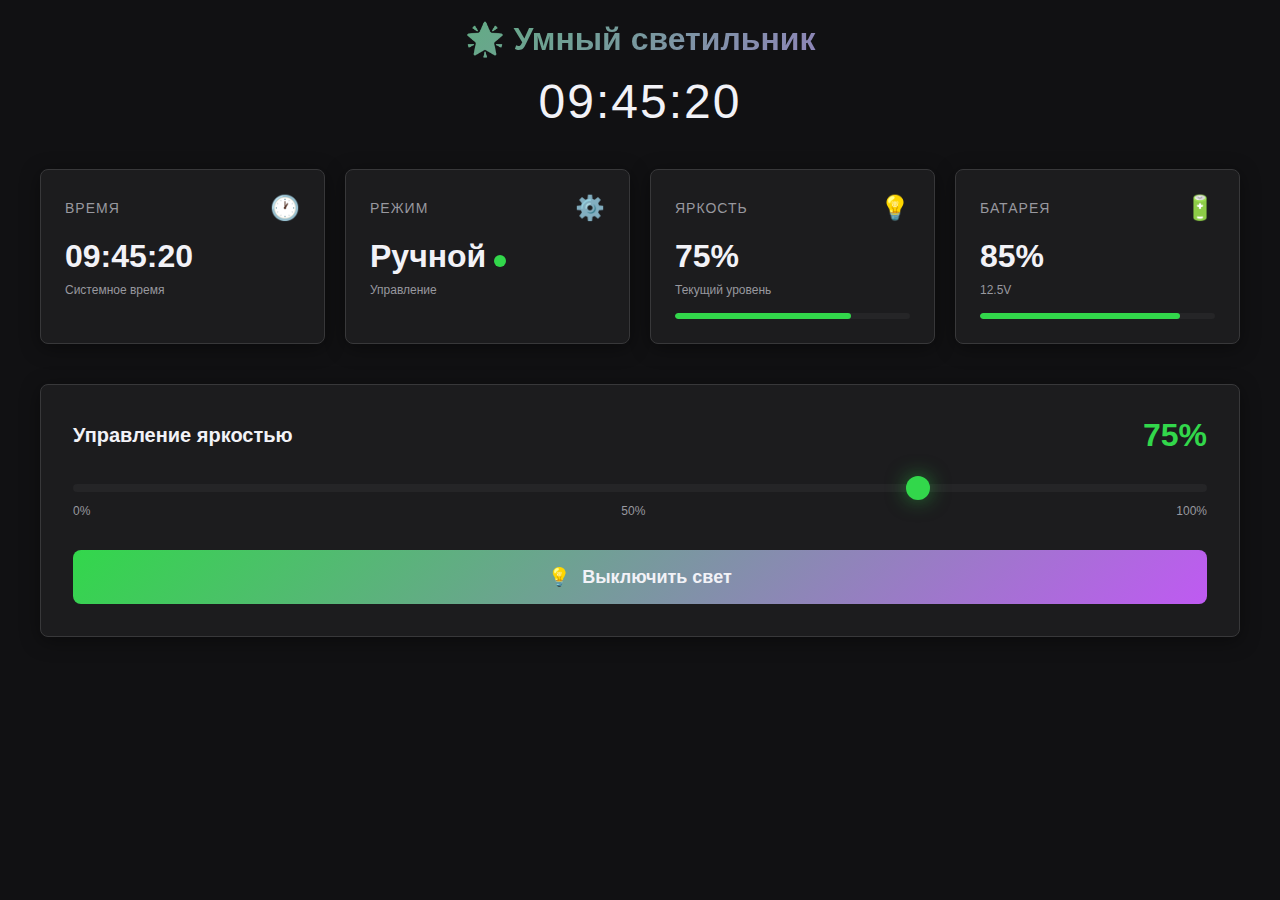
<file: standalone.html>
<!DOCTYPE html>
<html lang="ru">
<head>
    <meta charset="UTF-8">
    <meta name="viewport" content="width=device-width, initial-scale=1.0">
    <title>Умный светильник | Панель управления</title>
    <meta name="description" content="Современная панель управления умным освещением с контролем яркости и мониторингом состояния">
    
    <style>
        * {
            margin: 0;
            padding: 0;
            box-sizing: border-box;
        }

        :root {
            --bg-primary: #111113;
            --bg-surface: #1C1C1E;
            --bg-elevated: #252527;
            --border-color: #38383A;
            --text-primary: #F2F2F7;
            --text-secondary: #98989F;
            --accent-green: #32D74B;
            --accent-purple: #BF5AF2;
            --radius: 8px;
            --transition: all 0.3s ease;
        }

        body {
            font-family: -apple-system, BlinkMacSystemFont, 'Segoe UI', Roboto, Oxygen, Ubuntu, Cantarell, sans-serif;
            background-color: var(--bg-primary);
            color: var(--text-primary);
            padding: 20px;
            min-height: 100vh;
        }

        .container {
            max-width: 1200px;
            margin: 0 auto;
        }

        header {
            text-align: center;
            margin-bottom: 40px;
        }

        h1 {
            font-size: 32px;
            font-weight: 700;
            margin-bottom: 16px;
            background: linear-gradient(135deg, var(--accent-green), var(--accent-purple));
            -webkit-background-clip: text;
            -webkit-text-fill-color: transparent;
            background-clip: text;
        }

        .current-time {
            font-size: 48px;
            font-weight: 300;
            letter-spacing: 2px;
            color: var(--text-primary);
        }

        .status-grid {
            display: grid;
            grid-template-columns: repeat(auto-fit, minmax(250px, 1fr));
            gap: 20px;
            margin-bottom: 40px;
        }

        .status-card {
            background: var(--bg-surface);
            border-radius: var(--radius);
            padding: 24px;
            border: 1px solid var(--border-color);
            transition: var(--transition);
            box-shadow: 0 4px 20px rgba(0, 0, 0, 0.4);
        }

        .status-card:hover {
            transform: translateY(-4px) scale(1.02);
            box-shadow: 0 0 30px rgba(50, 215, 75, 0.3);
        }

        .card-header {
            display: flex;
            justify-content: space-between;
            align-items: center;
            margin-bottom: 16px;
        }

        .card-label {
            color: var(--text-secondary);
            font-size: 14px;
            text-transform: uppercase;
            letter-spacing: 1px;
        }

        .card-icon {
            font-size: 24px;
        }

        .card-value {
            font-size: 32px;
            font-weight: 700;
            margin-bottom: 8px;
        }

        .card-subtitle {
            color: var(--text-secondary);
            font-size: 12px;
        }

        .progress-bar {
            margin-top: 16px;
            height: 6px;
            background: var(--bg-elevated);
            border-radius: 3px;
            overflow: hidden;
        }

        .progress-fill {
            height: 100%;
            background: var(--accent-green);
            transition: width 0.5s ease-out;
            border-radius: 3px;
        }

        .mode-indicator {
            display: inline-block;
            width: 12px;
            height: 12px;
            border-radius: 50%;
            background: var(--accent-green);
            margin-left: 8px;
            animation: pulse 2s ease-in-out infinite;
        }

        @keyframes pulse {
            0%, 100% { opacity: 1; }
            50% { opacity: 0.5; }
        }

        .control-panel {
            background: var(--bg-surface);
            border-radius: var(--radius);
            padding: 32px;
            border: 1px solid var(--border-color);
            box-shadow: 0 4px 20px rgba(0, 0, 0, 0.4);
        }

        .brightness-control {
            margin-bottom: 32px;
        }

        .brightness-header {
            display: flex;
            justify-content: space-between;
            align-items: center;
            margin-bottom: 24px;
        }

        .brightness-title {
            font-size: 20px;
            font-weight: 600;
        }

        .brightness-value {
            font-size: 32px;
            font-weight: 700;
            color: var(--accent-green);
        }

        .slider-container {
            position: relative;
            margin-bottom: 8px;
        }

        input[type="range"] {
            width: 100%;
            height: 8px;
            border-radius: 4px;
            background: var(--bg-elevated);
            outline: none;
            -webkit-appearance: none;
            cursor: pointer;
        }

        input[type="range"]::-webkit-slider-thumb {
            -webkit-appearance: none;
            appearance: none;
            width: 24px;
            height: 24px;
            border-radius: 50%;
            background: var(--accent-green);
            cursor: pointer;
            box-shadow: 0 0 20px rgba(50, 215, 75, 0.5);
            transition: var(--transition);
        }

        input[type="range"]::-webkit-slider-thumb:hover {
            transform: scale(1.2);
            box-shadow: 0 0 30px rgba(50, 215, 75, 0.8);
        }

        input[type="range"]::-moz-range-thumb {
            width: 24px;
            height: 24px;
            border-radius: 50%;
            background: var(--accent-green);
            cursor: pointer;
            border: none;
            box-shadow: 0 0 20px rgba(50, 215, 75, 0.5);
            transition: var(--transition);
        }

        input[type="range"]::-moz-range-thumb:hover {
            transform: scale(1.2);
            box-shadow: 0 0 30px rgba(50, 215, 75, 0.8);
        }

        .slider-labels {
            display: flex;
            justify-content: space-between;
            color: var(--text-secondary);
            font-size: 12px;
        }

        .toggle-button {
            width: 100%;
            padding: 16px 32px;
            font-size: 18px;
            font-weight: 600;
            color: var(--text-primary);
            background: linear-gradient(135deg, var(--accent-green), var(--accent-purple));
            border: none;
            border-radius: var(--radius);
            cursor: pointer;
            transition: var(--transition);
            display: flex;
            align-items: center;
            justify-content: center;
            gap: 12px;
        }

        .toggle-button:hover {
            transform: translateY(-2px);
            box-shadow: 0 8px 30px rgba(50, 215, 75, 0.4);
        }

        .toggle-button:active {
            transform: translateY(0);
        }

        .toast {
            position: fixed;
            bottom: 24px;
            right: 24px;
            background: var(--bg-surface);
            border: 1px solid var(--border-color);
            border-radius: var(--radius);
            padding: 16px 24px;
            box-shadow: 0 8px 30px rgba(0, 0, 0, 0.6);
            transform: translateY(100px);
            opacity: 0;
            transition: var(--transition);
            z-index: 1000;
        }

        .toast.show {
            transform: translateY(0);
            opacity: 1;
        }

        @media (max-width: 768px) {
            .status-grid {
                grid-template-columns: repeat(2, 1fr);
            }

            .current-time {
                font-size: 36px;
            }

            h1 {
                font-size: 24px;
            }
        }

        @media (min-width: 1024px) {
            .status-grid {
                grid-template-columns: repeat(4, 1fr);
            }
        }
    </style>
</head>
<body>
    <div class="container">
        <header>
            <h1>🌟 Умный светильник</h1>
            <div class="current-time" id="headerTime">--:--:--</div>
        </header>

        <div class="status-grid">
            <div class="status-card">
                <div class="card-header">
                    <span class="card-label">Время</span>
                    <span class="card-icon">🕐</span>
                </div>
                <div class="card-value" id="timeValue">--:--:--</div>
                <div class="card-subtitle">Системное время</div>
            </div>

            <div class="status-card">
                <div class="card-header">
                    <span class="card-label">Режим</span>
                    <span class="card-icon">⚙️</span>
                </div>
                <div class="card-value">
                    Ручной<span class="mode-indicator"></span>
                </div>
                <div class="card-subtitle">Управление</div>
            </div>

            <div class="status-card">
                <div class="card-header">
                    <span class="card-label">Яркость</span>
                    <span class="card-icon">💡</span>
                </div>
                <div class="card-value" id="brightnessDisplay">75%</div>
                <div class="card-subtitle">Текущий уровень</div>
                <div class="progress-bar">
                    <div class="progress-fill" id="brightnessProgress" style="width: 75%"></div>
                </div>
            </div>

            <div class="status-card">
                <div class="card-header">
                    <span class="card-label">Батарея</span>
                    <span class="card-icon" id="batteryIcon">🔋</span>
                </div>
                <div class="card-value" id="batteryValue">85%</div>
                <div class="card-subtitle" id="voltageValue">12.5V</div>
                <div class="progress-bar">
                    <div class="progress-fill" id="batteryProgress" style="width: 85%"></div>
                </div>
            </div>
        </div>

        <div class="control-panel">
            <div class="brightness-control">
                <div class="brightness-header">
                    <span class="brightness-title">Управление яркостью</span>
                    <span class="brightness-value" id="brightnessValue">75%</span>
                </div>
                <div class="slider-container">
                    <input type="range" id="brightnessSlider" min="0" max="100" value="75">
                </div>
                <div class="slider-labels">
                    <span>0%</span>
                    <span>50%</span>
                    <span>100%</span>
                </div>
            </div>

            <button class="toggle-button" id="toggleButton">
                <span id="buttonIcon">💡</span>
                <span id="buttonText">Выключить свет</span>
            </button>
        </div>

        <div class="toast" id="toast">
            <span id="toastMessage"></span>
        </div>
    </div>

    <script>
        // Состояние приложения
        let state = {
            brightness: 75,
            isLightOn: true,
            battery: 85,
            voltage: 12.5
        };

        // Обновление времени
        function updateTime() {
            const now = new Date();
            const timeString = now.toLocaleTimeString('ru-RU');
            document.getElementById('headerTime').textContent = timeString;
            document.getElementById('timeValue').textContent = timeString;
        }

        // Обновление яркости
        function updateBrightness(value) {
            state.brightness = parseInt(value);
            document.getElementById('brightnessValue').textContent = state.brightness + '%';
            document.getElementById('brightnessDisplay').textContent = state.brightness + '%';
            document.getElementById('brightnessProgress').style.width = state.brightness + '%';
            
            console.log('Яркость изменена на:', state.brightness);
            
            // Здесь можно отправить данные на ESP
            // fetch('/api/brightness', { method: 'POST', body: JSON.stringify({ value: state.brightness }) });
        }

        // Переключение света
        function toggleLight() {
            state.isLightOn = !state.isLightOn;
            const button = document.getElementById('toggleButton');
            const buttonText = document.getElementById('buttonText');
            const buttonIcon = document.getElementById('buttonIcon');
            
            if (state.isLightOn) {
                buttonText.textContent = 'Выключить свет';
                buttonIcon.textContent = '💡';
                showToast('Свет включен');
                if (state.brightness === 0) {
                    updateBrightness(75);
                    document.getElementById('brightnessSlider').value = 75;
                }
            } else {
                buttonText.textContent = 'Включить свет';
                buttonIcon.textContent = '🌙';
                showToast('Свет выключен');
                updateBrightness(0);
                document.getElementById('brightnessSlider').value = 0;
            }
            
            console.log('Свет:', state.isLightOn ? 'Включен' : 'Выключен');
            
            // Здесь можно отправить данные на ESP
            // fetch('/api/toggle', { method: 'POST', body: JSON.stringify({ on: state.isLightOn }) });
        }

        // Показать toast уведомление
        function showToast(message) {
            const toast = document.getElementById('toast');
            const toastMessage = document.getElementById('toastMessage');
            toastMessage.textContent = message;
            toast.classList.add('show');
            
            setTimeout(() => {
                toast.classList.remove('show');
            }, 3000);
        }

        // Обновление статуса батареи (симуляция)
        function updateBatteryStatus() {
            // Симуляция изменения батареи (в реальном приложении данные приходят с ESP)
            state.battery = Math.max(20, Math.min(100, state.battery + (Math.random() - 0.5) * 2));
            state.voltage = 11.0 + (state.battery / 100) * 2.0;
            
            document.getElementById('batteryValue').textContent = Math.round(state.battery) + '%';
            document.getElementById('voltageValue').textContent = state.voltage.toFixed(1) + 'V';
            document.getElementById('batteryProgress').style.width = state.battery + '%';
            
            // Изменение иконки батареи
            const batteryIcon = document.getElementById('batteryIcon');
            if (state.battery < 20) {
                batteryIcon.textContent = '🪫';
            } else if (state.battery > 90) {
                batteryIcon.textContent = '⚡';
            } else {
                batteryIcon.textContent = '🔋';
            }
        }

        // Получение данных с ESP (пример функции)
        async function fetchStatus() {
            try {
                // Раскомментируйте и настройте URL вашего ESP устройства
                // const response = await fetch('http://YOUR_ESP_IP/api/status');
                // const data = await response.json();
                // 
                // state.brightness = data.brightness;
                // state.battery = data.battery;
                // state.voltage = data.voltage;
                // state.isLightOn = data.isOn;
                // 
                // updateBrightness(state.brightness);
                // document.getElementById('brightnessSlider').value = state.brightness;
                
                console.log('Статус обновлен');
            } catch (error) {
                console.error('Ошибка при получении статуса:', error);
            }
        }

        // Инициализация
        document.addEventListener('DOMContentLoaded', () => {
            // Обновление времени каждую секунду
            updateTime();
            setInterval(updateTime, 1000);
            
            // Обновление батареи каждые 2 секунды (симуляция)
            setInterval(updateBatteryStatus, 2000);
            
            // Обработчик ползунка яркости
            const slider = document.getElementById('brightnessSlider');
            slider.addEventListener('input', (e) => {
                updateBrightness(e.target.value);
            });
            
            // Обработчик кнопки переключения
            document.getElementById('toggleButton').addEventListener('click', toggleLight);
            
            // Получение начального статуса (раскомментируйте при подключении к ESP)
            // fetchStatus();
            // setInterval(fetchStatus, 2000);
            
            console.log('Панель управления инициализирована');
        });
    </script>
</body>
</html>
</file>
